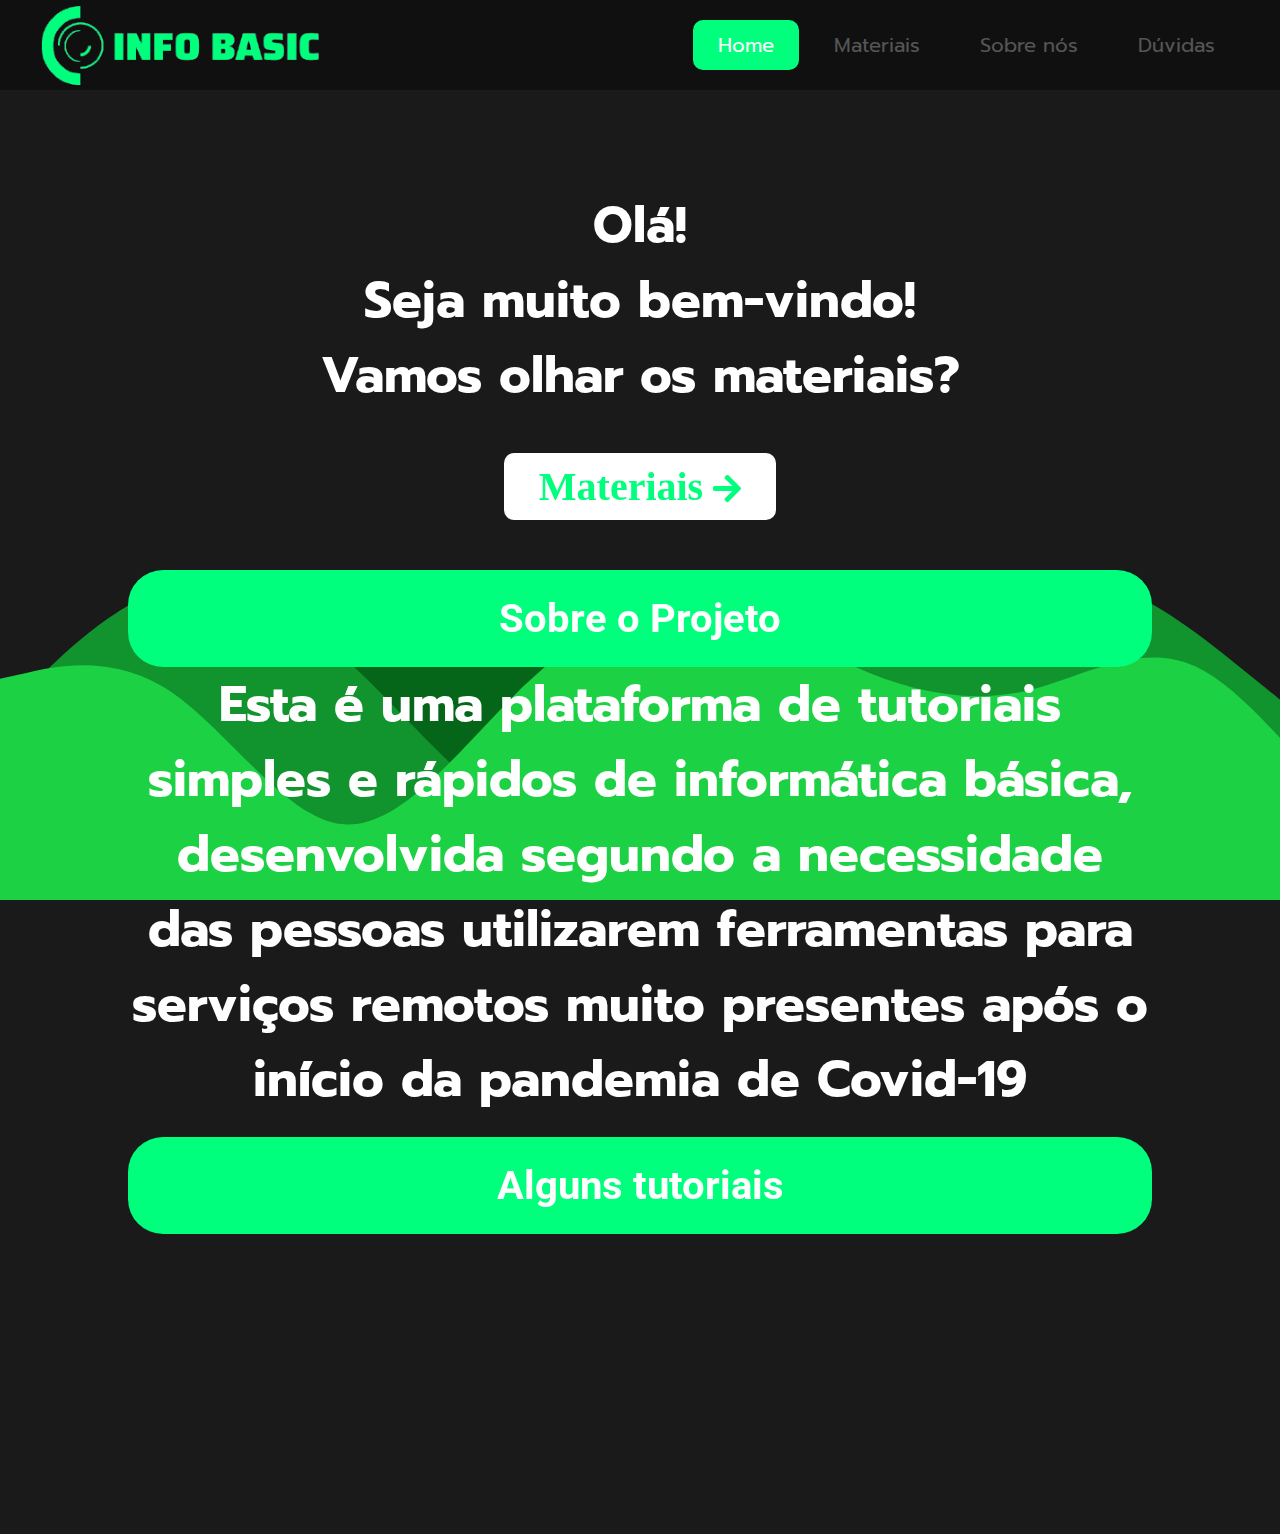
<file: index.html>
<!DOCTYPE html>
<html lang="en">
<head>
    <meta charset="UTF-8">
    <meta http-equiv="X-UA-Compatible" content="IE=edge">
    <meta name="viewport" content="width=device-width, initial-scale=1.0">
    <link rel="stylesheet" href="css/style.css">
    <link href="https://fonts.googleapis.com/css2?family=Titillium+Web:wght@300&display=swap" rel="stylesheet">
    <link rel="stylesheet" href="https://cdnjs.cloudflare.com/ajax/libs/font-awesome/5.15.1/css/all.min.css" />
    

    <link rel="sortcut icon" href="img/icon.ico" type="image/ico" />;
    <script
    src="https://code.jquery.com/jquery-3.6.0.min.js"
    integrity="sha256-/xUj+3OJU5yExlq6GSYGSHk7tPXikynS7ogEvDej/m4="
    crossorigin="anonymous">
</script>
    <title>Info Basic</title>
</head>
<body onload="loading()">

    <!--<div class="loading">
        <div class="loader">
            <span></span>
            <span></span>
            <span></span>
        </div>
        <h1>Carregando ...</h1>
    </div>-->

    <header>
        <div class="navbar">
            <div class="logo"><img src="img/logo.png" alt=""></div>
                <input type="checkbox" id="hambuguer">
                <label for="hambuguer">
                    <span class="hambuguer"></span>
                </label>
            <ul class="menu">
                <li><a href="#" class="active">Home</a></li>
                <li><a href="html/material.html">Materiais</a></li>
                <li><a href="html/about.html">Sobre nós</a></li>
                <li><a href="html/contact.html">Dúvidas</a></li>
            </ul>
        </div>
    </header>

    <div class="nada"></div>

    <div class="content">
        <h1>Olá! <br/>Seja muito bem-vindo! <br/> Vamos olhar os materiais?</h1>
        <a class="btn" href="html/material.html">Materiais <i class="fas fa-arrow-right"></i></a>
        <div class="titles" style="margin-top: 50px;">
            <h2>Sobre o Projeto</h2>

            <h1>Esta é uma plataforma de tutoriais simples e rápidos de 
            informática básica, desenvolvida segundo a necessidade
            das pessoas utilizarem ferramentas para serviços remotos
            muito presentes após o início da pandemia de Covid-19</h1>

        </div>
        <div class="titles">
            <h2>Alguns tutoriais</h2>
        </div>
        <div class="videos-intro">
            <div class="videos">
                <iframe width="350" height="280" style="border-radius: 20px;" src="https://www.youtube.com/embed/KQS-dqCPvL4" title="YouTube video player" frameborder="0" allow="accelerometer; autoplay; clipboard-write; encrypted-media; gyroscope; picture-in-picture" allowfullscreen loading="lazy"></iframe>
                <iframe width="350" height="280" style="border-radius: 20px;" src="https://www.youtube.com/embed/vnVMzPZIWzA" title="YouTube video player" frameborder="0" allow="accelerometer; autoplay; clipboard-write; encrypted-media; gyroscope; picture-in-picture" allowfullscreen loading="lazy"></iframe>
            </div>
        </div>
    </div>
    
    <footer>
        <div class="space">
            <svg class="waves" xmlns="http://www.w3.org/2000/svg" viewBox="0 0 1080 315">
                <path class="wave1" fill="#00791a" fill-opacity="1" d="M0,256L30,224C60,192,120,128,180,96C240,64,300,64,360,74.7C420,85,480,107,540,138.7C600,171,660,213,720,197.3C780,181,840,107,900,101.3C960,96,1020,160,1080,181.3C1140,203,1200,181,1260,165.3C1320,149,1380,139,1410,133.3L1440,128L1440,320L1410,320C1380,320,1320,320,1260,320C1200,320,1140,320,1080,320C1020,320,960,320,900,320C840,320,780,320,720,320C660,320,600,320,540,320C480,320,420,320,360,320C300,320,240,320,180,320C120,320,60,320,30,320L0,320Z"></path>
              
                <path class="wave2" fill="#0fb333" fill-opacity="1" d="M0,160L26.7,133.3C53.3,107,107,53,160,48C213.3,43,267,85,320,138.7C373.3,192,427,256,480,256C533.3,256,587,192,640,144C693.3,96,747,64,800,48C853.3,32,907,32,960,58.7C1013.3,85,1067,139,1120,176C1173.3,213,1227,235,1280,245.3C1333.3,256,1387,256,1413,256L1440,256L1440,320L1413.3,320C1386.7,320,1333,320,1280,320C1226.7,320,1173,320,1120,320C1066.7,320,1013,320,960,320C906.7,320,853,320,800,320C746.7,320,693,320,640,320C586.7,320,533,320,480,320C426.7,320,373,320,320,320C266.7,320,213,320,160,320C106.7,320,53,320,27,320L0,320Z"></path>
                
                <path class="wave3" fill="#1dff4e" fill-opacity="1" d="M0,128L24,122.7C48,117,96,107,144,138.7C192,171,240,245,288,250.7C336,256,384,192,432,144C480,96,528,64,576,64C624,64,672,96,720,117.3C768,139,816,149,864,138.7C912,128,960,96,1008,117.3C1056,139,1104,213,1152,250.7C1200,288,1248,288,1296,261.3C1344,235,1392,181,1416,154.7L1440,128L1440,320L1416,320C1392,320,1344,320,1296,320C1248,320,1200,320,1152,320C1104,320,1056,320,1008,320C960,320,912,320,864,320C816,320,768,320,720,320C672,320,624,320,576,320C528,320,480,320,432,320C384,320,336,320,288,320C240,320,192,320,144,320C96,320,48,320,24,320L0,320Z"></path>
            </svg>
        </div>
    </footer>
   
    <script src="js/script.js"></script>
</body>
</html>
</file>
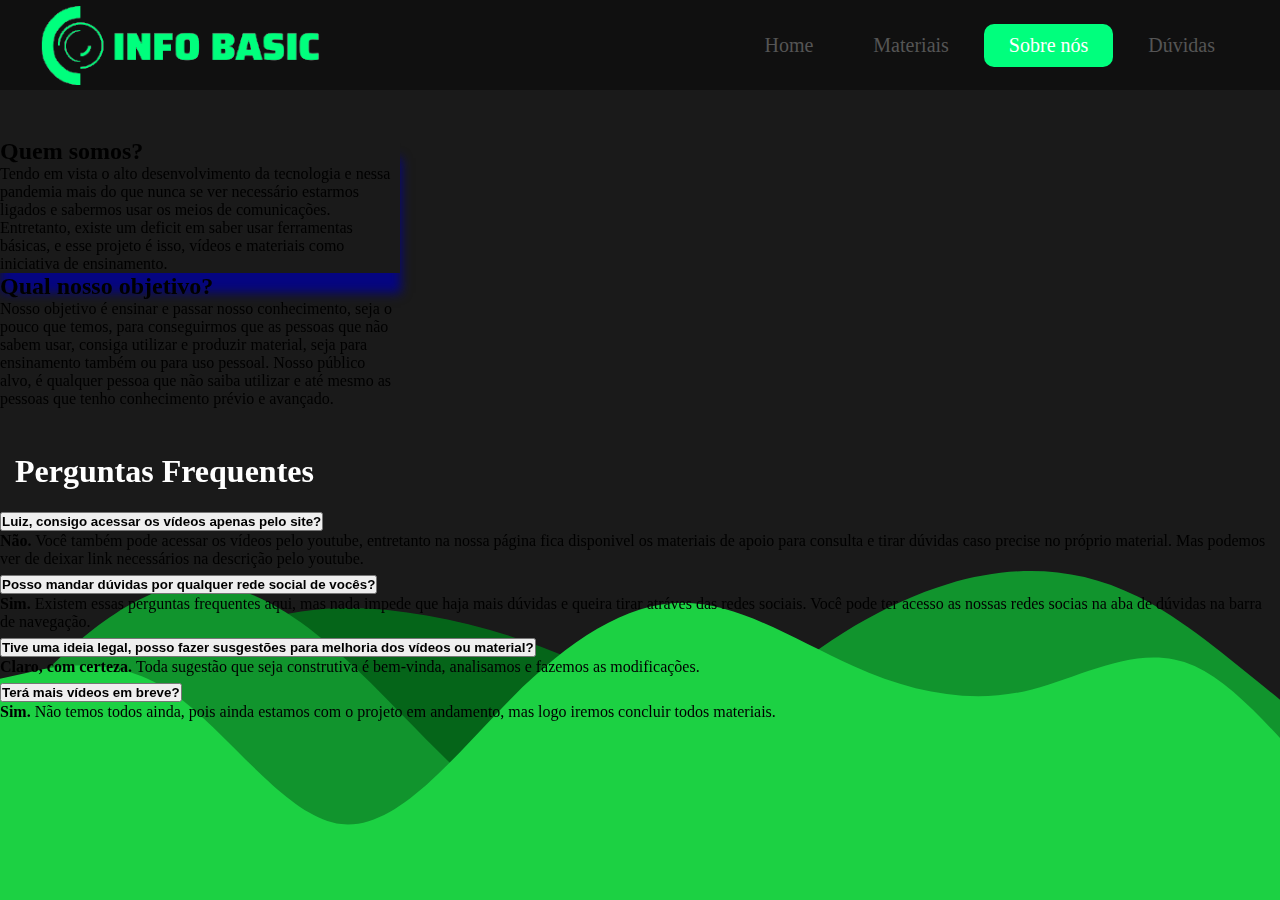
<file: html/about.html>
<!DOCTYPE html>
<html lang="en">
    <head>
        <meta charset="UTF-8">
        <meta http-equiv="X-UA-Compatible" content="IE=edge">
        <meta name="viewport" content="width=device-width, initial-scale=1.0">
        <link rel="stylesheet" href="../css/styleAbout.css">
        <link href="https://fonts.googleapis.com/css2?family=Titillium+Web:wght@300&display=swap" rel="stylesheet">
        <link rel="stylesheet" href="https://cdnjs.cloudflare.com/ajax/libs/font-awesome/5.15.1/css/all.min.css" />
        <link href="https://cdn.jsdelivr.net/npm/bootstrap@5.0.2/dist/css/bootstrap.min.css" rel="stylesheet" integrity="sha384-EVSTQN3/azprG1Anm3QDgpJLIm9Nao0Yz1ztcQTwFspd3yD65VohhpuuCOmLASjC" crossorigin="anonymous">
        
        <link rel="sortcut icon" href="../img/icon.ico" type="image/ico" />;
        <script src="https://cdn.jsdelivr.net/npm/bootstrap@5.0.2/dist/js/bootstrap.bundle.min.js" integrity="sha384-MrcW6ZMFYlzcLA8Nl+NtUVF0sA7MsXsP1UyJoMp4YLEuNSfAP+JcXn/tWtIaxVXM" crossorigin="anonymous"></script>
        <script
        src="https://code.jquery.com/jquery-3.6.0.min.js"
        integrity="sha256-/xUj+3OJU5yExlq6GSYGSHk7tPXikynS7ogEvDej/m4="
        crossorigin="anonymous">
        </script>
        <title>Info Basic</title>
    </head>
    <body style="background-color: #1a1a1a;">
        <header>
            <div class="nav">
                <div class="logo"><img src="../img/logo.png" alt=""></div>
                    <input type="checkbox" id="hambuguer">
                    <label for="hambuguer">
                        <span class="hambuguer"></span>
                    </label>
                <ul class="menu">
                    <li><a href="../index.html">Home</a></li>
                    <li><a href="material.html">Materiais</a></li>
                    <li><a class="active" href="#">Sobre nós</a></li>
                    <li><a href="contact.html">Dúvidas</a></li>
                </ul>
            </div>
        </header>
        <div class="nada"></div>
        <div class="container mt-5">
            <div class="projeto d-flex justify-content-evenly flex-wrap">
                <div class="card mb-3 shadow" style="max-width: 25rem;">
                    <div class="card-header text-success" style="font-size: 1.5rem; font-weight: bolder;">Quem somos?</div>
                    <div class="card-body">
                      <p class="card-text">Tendo em vista o alto desenvolvimento da tecnologia e nessa pandemia mais do que nunca se ver necessário estarmos ligados e sabermos usar os meios de comunicações. Entretanto, existe um deficit em saber usar ferramentas básicas, e esse projeto é isso, vídeos e materiais como iniciativa de ensinamento.</p>
                    </div>
                  </div>
                  <div class="card mb-3" style="max-width: 25rem;">
                    <div class="card-header text-success" style="font-size: 1.5rem; font-weight: bolder;">Qual nosso objetivo?</div>
                    <div class="card-body ">
                      <p class="card-text" >Nosso objetivo é ensinar e passar nosso conhecimento, seja o pouco que temos, para conseguirmos que as pessoas que não sabem usar, consiga utilizar e produzir material, seja para ensinamento também ou para uso pessoal. Nosso público alvo, é qualquer pessoa que não saiba utilizar e até mesmo as pessoas que tenho conhecimento prévio e avançado. </p>
                    </div>
                  </div>
            </div>

            <h1 class="FAQ">
                Perguntas Frequentes
            </h1>
            <div class="accordion" id="accordionExample">
                <div class="accordion-item">
                  <h2 class="accordion-header" id="headingOne">
                    <button class="accordion-button" type="button" data-bs-toggle="collapse" data-bs-target="#collapseOne" aria-expanded="false" aria-controls="collapseOne">
                        <strong> Luiz, consigo acessar os vídeos apenas pelo site?</strong>
                    </button>
                  </h2>
                  <div id="collapseOne" class="accordion-collapse collapse show" aria-labelledby="headingOne" data-bs-parent="#accordionExample">
                    <div class="accordion-body">
                      <strong>Não.</strong> Você também pode acessar os vídeos pelo youtube, entretanto na nossa página fica disponivel os materiais de apoio para consulta e tirar dúvidas caso precise no próprio material. Mas podemos ver de deixar link necessários na descrição pelo youtube.
                    </div>
                  </div>
                </div>
                <div class="accordion-item">
                  <h2 class="accordion-header" id="headingTwo">
                    <button class="accordion-button collapsed" type="button" data-bs-toggle="collapse" data-bs-target="#collapseTwo" aria-expanded="false" aria-controls="collapseTwo">
                       <strong> Posso mandar dúvidas por qualquer rede social de vocês?</strong>
                    </button>
                  </h2>
                  <div id="collapseTwo" class="accordion-collapse collapse" aria-labelledby="headingTwo" data-bs-parent="#accordionExample">
                    <div class="accordion-body">
                      <strong>Sim.</strong> Existem essas perguntas frequentes aqui, mas nada impede que haja mais dúvidas e queira tirar atráves das redes sociais. Você pode ter acesso as nossas redes socias na aba de dúvidas na barra de navegação.
                    </div>
                  </div>
                </div>
                <div class="accordion-item">
                  <h2 class="accordion-header" id="headingThree">
                    <button class="accordion-button collapsed" type="button" data-bs-toggle="collapse" data-bs-target="#collapseThree" aria-expanded="false" aria-controls="collapseThree">
                      <strong> Tive uma ideia legal, posso fazer susgestões para melhoria dos vídeos ou material? </strong>
                    </button>
                  </h2>
                  <div id="collapseThree" class="accordion-collapse collapse" aria-labelledby="headingThree" data-bs-parent="#accordionExample">
                    <div class="accordion-body">
                      <strong>Claro, com certeza. </strong> Toda sugestão que seja construtiva é bem-vinda, analisamos e fazemos as modificações.
                    </div>
                  </div>
                </div>
                <div class="accordion-item">
                    <h2 class="accordion-header" id="headingFour">
                      <button class="accordion-button collapsed" type="button" data-bs-toggle="collapse" data-bs-target="#collapseFour" aria-expanded="false" aria-controls="collapseFour">
                        <strong> Terá mais vídeos em breve?</strong>
                      </button>
                    </h2>
                    <div id="collapseFour" class="accordion-collapse collapse" aria-labelledby="headingFour" data-bs-parent="#accordionExample">
                      <div class="accordion-body">
                        <strong>Sim.</strong> Não temos todos ainda, pois ainda estamos com o projeto em andamento, mas logo iremos concluir todos materiais.
                      </div>
                    </div>
                  </div>
              </div>
        </div>

        <footer>
            <div class="space">
                <svg class="waves" xmlns="http://www.w3.org/2000/svg" viewBox="0 0 1080 315">
                    <path class="wave1" fill="#00791a" fill-opacity="1" d="M0,256L30,224C60,192,120,128,180,96C240,64,300,64,360,74.7C420,85,480,107,540,138.7C600,171,660,213,720,197.3C780,181,840,107,900,101.3C960,96,1020,160,1080,181.3C1140,203,1200,181,1260,165.3C1320,149,1380,139,1410,133.3L1440,128L1440,320L1410,320C1380,320,1320,320,1260,320C1200,320,1140,320,1080,320C1020,320,960,320,900,320C840,320,780,320,720,320C660,320,600,320,540,320C480,320,420,320,360,320C300,320,240,320,180,320C120,320,60,320,30,320L0,320Z"></path>
                  
                    <path class="wave2" fill="#0fb333" fill-opacity="1" d="M0,160L26.7,133.3C53.3,107,107,53,160,48C213.3,43,267,85,320,138.7C373.3,192,427,256,480,256C533.3,256,587,192,640,144C693.3,96,747,64,800,48C853.3,32,907,32,960,58.7C1013.3,85,1067,139,1120,176C1173.3,213,1227,235,1280,245.3C1333.3,256,1387,256,1413,256L1440,256L1440,320L1413.3,320C1386.7,320,1333,320,1280,320C1226.7,320,1173,320,1120,320C1066.7,320,1013,320,960,320C906.7,320,853,320,800,320C746.7,320,693,320,640,320C586.7,320,533,320,480,320C426.7,320,373,320,320,320C266.7,320,213,320,160,320C106.7,320,53,320,27,320L0,320Z"></path>
                    
                    <path class="wave3" fill="#1dff4e" fill-opacity="1" d="M0,128L24,122.7C48,117,96,107,144,138.7C192,171,240,245,288,250.7C336,256,384,192,432,144C480,96,528,64,576,64C624,64,672,96,720,117.3C768,139,816,149,864,138.7C912,128,960,96,1008,117.3C1056,139,1104,213,1152,250.7C1200,288,1248,288,1296,261.3C1344,235,1392,181,1416,154.7L1440,128L1440,320L1416,320C1392,320,1344,320,1296,320C1248,320,1200,320,1152,320C1104,320,1056,320,1008,320C960,320,912,320,864,320C816,320,768,320,720,320C672,320,624,320,576,320C528,320,480,320,432,320C384,320,336,320,288,320C240,320,192,320,144,320C96,320,48,320,24,320L0,320Z"></path>
                </svg>
            </div>
        </footer>
        <div class="nada"></div>
        <script src="../js/script.js"></script>
    </body>
</html>
</file>
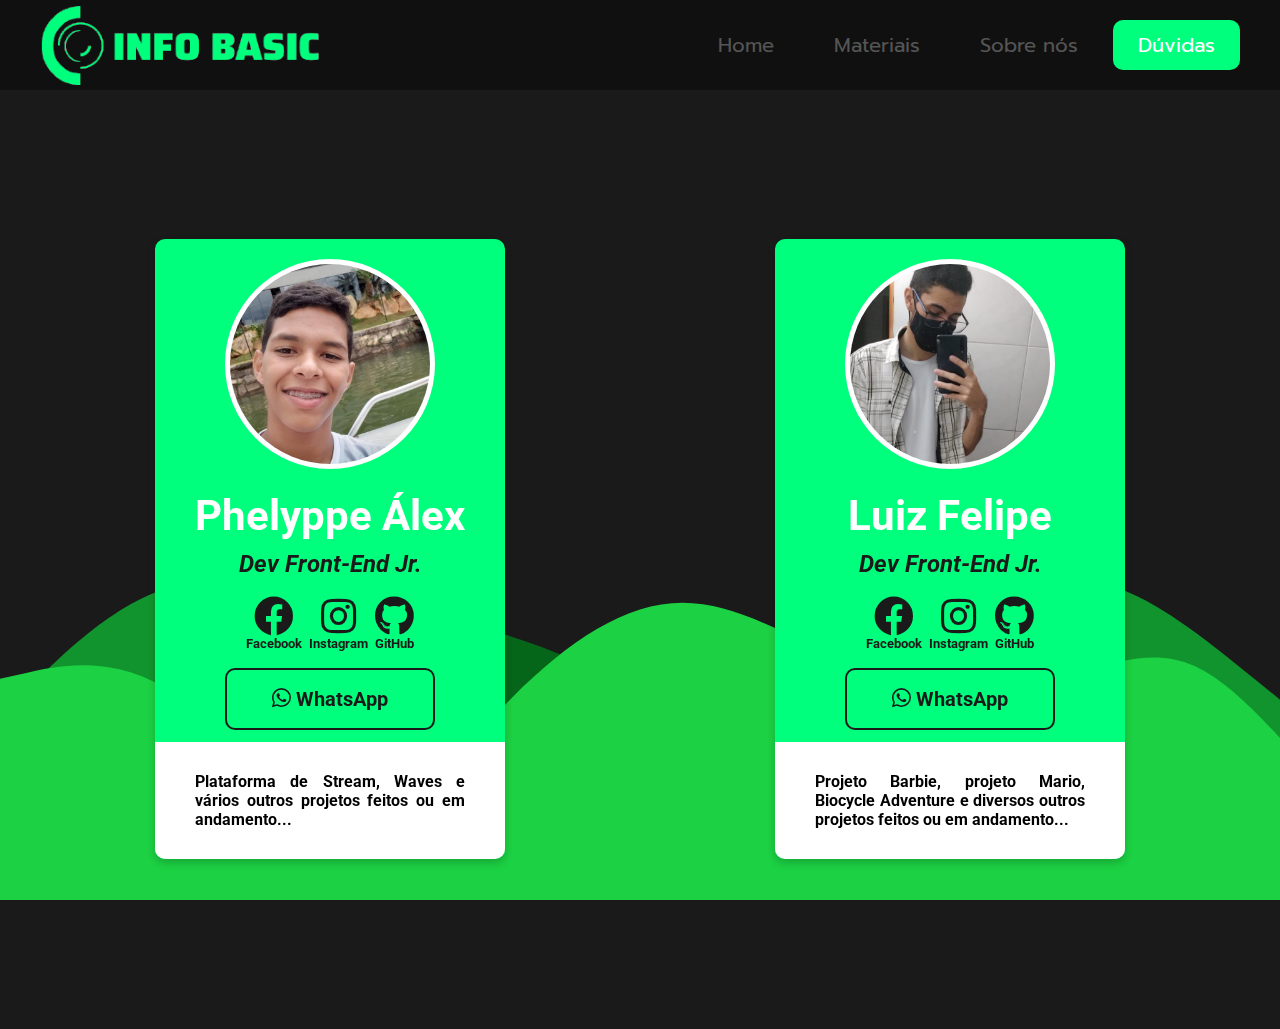
<file: html/contact.html>
<!DOCTYPE html>
<html lang="en">
<head>
    <meta charset="UTF-8">
    <meta http-equiv="X-UA-Compatible" content="IE=edge">
    <meta name="viewport" content="width=device-width, initial-scale=1.0">
    <link rel="stylesheet" href="https://cdnjs.cloudflare.com/ajax/libs/font-awesome/5.15.1/css/all.min.css">
    <link rel="stylesheet" href="../css/styleContact.css">
    <link rel="sortcut icon" href="../img/icon.ico" type="image/ico" />;
    <script
    src="https://code.jquery.com/jquery-3.6.0.min.js"
    integrity="sha256-/xUj+3OJU5yExlq6GSYGSHk7tPXikynS7ogEvDej/m4="
    crossorigin="anonymous">
</script>
    <title>Contact</title>
</head>
<body>
    <header>
        <div class="navbar">
            <div class="logo"><img src="../img/logo.png" alt=""></div>
                <input type="checkbox" id="hambuguer">
                <label for="hambuguer">
                    <span class="hambuguer"></span>
                </label>
            <ul class="menu">
                <li><a href="../index.html" >Home</a></li>
                <li><a href="material.html">Materiais</a></li>
                <li><a href="about.html">Sobre nós</a></li>
                <li><a href="#" class="active">Dúvidas</a></li>
            </ul>
        </div>
    </header>
    <div class="nada"></div>
    <div class="inner-width">
        <div class="profiles-screen">
            <div class="profile-card">
                <div class="profile-img">
                    <img src="../img/pfp-ph.jpg" alt="">
                </div>
                <div class="profile-about">
                    <h3>Phelyppe Álex</h3>
                    <h4>Dev Front-End Jr.</h4>
                </div>
                <div class="profile-social-media">
                    <a href="https://www.facebook.com/phelyppe.alex" target="_blank" class="curriculo"><i class="fab fa-facebook"></i><p>Facebook</p></a>
                    <a href="https://www.instagram.com/phelyppe_alex7/" target="_blank" class="curriculo"><i class="fab fa-instagram"></i><p>Instagram</p></a>
                    <a href="https://github.com/phelyppealex" target="_blank" class="curriculo"><i class="fab fa-github"></i><p>GitHub</p></a>
                </div>
                <div class="profile-contact ">
                    <a href="https://api.whatsapp.com/send?phone=5584994855944&text=Oi%2C%20d%C3%BAvida%20do%20projeto%20InfoBasic" target="_blank " class="link "><i class="fab fa-whatsapp"></i> WhatsApp </a>
                </div>
                <div class="profile-text">
                    <p>Plataforma de Stream, Waves e vários outros projetos feitos ou em andamento... </p>
                </div>
            </div>


            <div class="profile-card ">
                <div class="profile-img ">
                    <img src="../img/pfp-luiz.jpg " alt=" ">
                </div>
                <div class="profile-about ">
                    <h3>Luiz Felipe</h3>
                    <h4>Dev Front-End Jr.</h4>
                </div>
                <div class="profile-social-media ">
                    <a href="https://www.facebook.com/luizfelipe.souza.1004837/" target="_blank " class="curriculo "><i class="fab fa-facebook"></i><p>Facebook</p></a>
                    <a href="https://www.instagram.com/iluixfelipe/" target="_blank " class="curriculo "><i class="fab fa-instagram"></i><p>Instagram</p></a>
                    <a href="https://github.com/iLuix-Felipe" class="curriculo"><i class="fab fa-github"></i><p>GitHub</p></a>
                </div>
                <div class="profile-contact ">
                    <a href="https://api.whatsapp.com/send?phone=5584991663152&text=Hi%20There!" target="_blank " class="link "><i class="fab fa-whatsapp"></i> WhatsApp </a>
                </div>
                <div class="profile-text ">
                    <p>Projeto Barbie, projeto Mario, Biocycle Adventure e diversos outros projetos feitos ou em andamento...</p>
                </div>
            </div>
        </div>
    </div>
    <div class="nada"></div>
    <footer>
        <div class="space">
            <svg class="waves" xmlns="http://www.w3.org/2000/svg" viewBox="0 0 1080 315">
                <path class="wave1" fill="#00791a" fill-opacity="1" d="M0,256L30,224C60,192,120,128,180,96C240,64,300,64,360,74.7C420,85,480,107,540,138.7C600,171,660,213,720,197.3C780,181,840,107,900,101.3C960,96,1020,160,1080,181.3C1140,203,1200,181,1260,165.3C1320,149,1380,139,1410,133.3L1440,128L1440,320L1410,320C1380,320,1320,320,1260,320C1200,320,1140,320,1080,320C1020,320,960,320,900,320C840,320,780,320,720,320C660,320,600,320,540,320C480,320,420,320,360,320C300,320,240,320,180,320C120,320,60,320,30,320L0,320Z"></path>
              
                <path class="wave2" fill="#0fb333" fill-opacity="1" d="M0,160L26.7,133.3C53.3,107,107,53,160,48C213.3,43,267,85,320,138.7C373.3,192,427,256,480,256C533.3,256,587,192,640,144C693.3,96,747,64,800,48C853.3,32,907,32,960,58.7C1013.3,85,1067,139,1120,176C1173.3,213,1227,235,1280,245.3C1333.3,256,1387,256,1413,256L1440,256L1440,320L1413.3,320C1386.7,320,1333,320,1280,320C1226.7,320,1173,320,1120,320C1066.7,320,1013,320,960,320C906.7,320,853,320,800,320C746.7,320,693,320,640,320C586.7,320,533,320,480,320C426.7,320,373,320,320,320C266.7,320,213,320,160,320C106.7,320,53,320,27,320L0,320Z"></path>
                
                <path class="wave3" fill="#1dff4e" fill-opacity="1" d="M0,128L24,122.7C48,117,96,107,144,138.7C192,171,240,245,288,250.7C336,256,384,192,432,144C480,96,528,64,576,64C624,64,672,96,720,117.3C768,139,816,149,864,138.7C912,128,960,96,1008,117.3C1056,139,1104,213,1152,250.7C1200,288,1248,288,1296,261.3C1344,235,1392,181,1416,154.7L1440,128L1440,320L1416,320C1392,320,1344,320,1296,320C1248,320,1200,320,1152,320C1104,320,1056,320,1008,320C960,320,912,320,864,320C816,320,768,320,720,320C672,320,624,320,576,320C528,320,480,320,432,320C384,320,336,320,288,320C240,320,192,320,144,320C96,320,48,320,24,320L0,320Z"></path>
            </svg>
        </div>
    </footer>

    <script src="../js/script.js"></script>
</body>
</html>
</file>
<file: css/style.css>
@import url("https://fonts.googleapis.com/css2?family=Roboto:ital,wght@0,100;0,300;0,500;0,700;0,900;1,100;1,400;1,500;1,700;1,900&display=swap");
@import url("https://fonts.googleapis.com/css2?family=Prompt:ital,wght@0,100;0,200;0,300;0,400;0,500;0,600;0,700;1,100;1,200;1,300;1,400;1,500;1,600&display=swap");
.loading {
  position: fixed;
  width: 100%;
  height: 100%;
  display: flex;
  justify-content: center;
  align-items: center;
  flex-direction: column;
  top: 0;
  left: 0;
  bottom: 0;
  right: 0;
  color: white;
  min-height: 100vh;
  background-color: #00ff7d;
  z-index: 999;
  transition: 4s ease-in-out;
}

.loader {
  position: relative;
  width: 180px;
  height: 180px;
  display: flex;
  justify-content: center;
  align-items: center;
  transform-style: preserve-3d;
  transform: perspective(500px) rotateX(45deg);
}

.loader span {
  position: absolute;
  display: block;
  border: 15px solid #fff;
  box-sizing: border-box;
  border-radius: 50%;
  box-shadow: 0 10px 0 #e0e0e0, inset 0 10px 0 #e0e0e0;
  -webkit-animation: animate 4.5s ease-in-out infinite;
          animation: animate 4.5s ease-in-out infinite;
}

.loader span:nth-child(1) {
  -webkit-animation-delay: -3s;
          animation-delay: -3s;
}

.loader span:nth-child(2) {
  -webkit-animation-delay: -1.5s;
          animation-delay: -1.5s;
}

.loader span:nth-child(3) {
  -webkit-animation-delay: 0s;
          animation-delay: 0s;
}

@-webkit-keyframes animate {
  0% {
    transform: translateZ(-100px);
    width: 100%;
    height: 100%;
  }
  25% {
    transform: translateZ(100px);
    width: 100%;
    height: 100%;
  }
  50% {
    transform: translateZ(100px);
    width: 35%;
    height: 35%;
  }
  75% {
    transform: translateZ(-100px);
    width: 35%;
    height: 35%;
  }
  100% {
    transform: translateZ(-100px);
    width: 100%;
    height: 100%;
  }
}

@keyframes animate {
  0% {
    transform: translateZ(-100px);
    width: 100%;
    height: 100%;
  }
  25% {
    transform: translateZ(100px);
    width: 100%;
    height: 100%;
  }
  50% {
    transform: translateZ(100px);
    width: 35%;
    height: 35%;
  }
  75% {
    transform: translateZ(-100px);
    width: 35%;
    height: 35%;
  }
  100% {
    transform: translateZ(-100px);
    width: 100%;
    height: 100%;
  }
}
* {
  padding: 0;
  margin: 0;
  box-sizing: border-box;
}

body {
  width: 100%;
  height: 100vh;
  background-color: #1a1a1a;
}

header {
  width: 100%;
  background-color: #101010;
  padding: 5px;
  position: fixed;
  top: 0;
  z-index: 1000;
}

/*Config navbar*/
.navbar {
  max-width: 1200px;
  margin: 0 auto;
  padding: 0;
  display: flex;
  justify-content: space-between;
  align-items: center;
}

.logo {
  display: flex;
  justify-content: center;
  align-items: center;
  height: 80px;
  border-radius: 10px;
  text-align: center;
}

.logo img{
  height: 80px;
  object-fit: cover;
}

.hambuguer {
  width: 60px;
  height: 60px;
  border-radius: 10%;
  position: relative;
  display: none;
  z-index: 999;
}

.hambuguer:before {
  content: "";
  position: absolute;
  top: 60%;
  left: 45%;
  width: 40%;
  height: 10%;
  border-radius: 20px;
  background-color: #fff;
  transition: 1s ease;
}

.hambuguer:after {
  content: "";
  position: absolute;
  top: 30%;
  left: 15%;
  width: 70%;
  height: 10%;
  border-radius: 20px;
  background-color: #fff;
  transition: 1s ease;
}

input {
  display: none;
}

#hambuguer:checked ~ label .hambuguer:after {
  transform: rotate(225deg);
  top: 45%;
  left: 15%;
}

#hambuguer:checked ~ label .hambuguer:before {
  transform: rotate(-405deg);
  width: 70%;
  height: 10%;
  top: 45%;
  left: 15%;
}

.menu {
  list-style: none;
  display: flex;
  align-items: center;
}
.menu li {
  margin-left: 10px;
}
.menu li a {
  font-size: 20px;
  display: block;
  padding: 10px 25px;
  text-decoration: none;
  color: #555;
  font-family: "Prompt";
  transition: 0.5s ease;
}
.menu li a:hover {
  color: #00ff7d;
}
.menu li a.active {
  color: #fff;
  background-color: #00ff7d;
  border-radius: 10px;
}

/*Space do mesmo tamanho no navbar*/
.nada {
  height: 120px;
  width: 100%;
}

footer {
  width: 100%;
  position: fixed;
  bottom: 0;
  z-index: -1;
}

.space {
  position: relative;
  height: 100%;
}

.waves {
  position: absolute;
  left: 0;
  right: 0;
  bottom: 0px;
  color: #00791a;
  opacity: 0.8;
}

.wave1 {
  -webkit-animation: onda1 7s ease-in-out alternate infinite;
          animation: onda1 7s ease-in-out alternate infinite;
}

@-webkit-keyframes onda1 {
  from {
    transform: translateX(400px);
    z-index: -1;
  }
}

@keyframes onda1 {
  from {
    transform: translateX(400px);
    z-index: -1;
  }
}
.wave2 {
  -webkit-animation: onda2 7s ease-in-out infinite alternate;
          animation: onda2 7s ease-in-out infinite alternate;
  z-index: -1;
}

@-webkit-keyframes onda2 {
  from {
    transform: translateX(-350px);
  }
}

@keyframes onda2 {
  from {
    transform: translateX(-350px);
  }
}
.wave3 {
  -webkit-animation: onda3 9s ease-in-out infinite alternate;
          animation: onda3 9s ease-in-out infinite alternate;
}

@-webkit-keyframes onda3 {
  from {
    transform: translateX(-300px);
  }
}

@keyframes onda3 {
  from {
    transform: translateX(-300px);
  }
}
/*Responsividade */
@media screen and (max-width: 980px) {
  .logo img {
    height: 70px;
  }

  .hambuguer {
    display: block;
  }

  .menu {
    position: fixed;
    top: 0;
    right: -100%;
    height: 100vh;
    margin-top: 0;
    background-color: #222;
    width: 100%;
    max-width: 250px;
    padding: 100px 20px;
    flex-direction: column;
    transition: 1s ease;
  }

  .menu.active {
    right: 0;
  }
  .menu.active .menu {
    display: block;
  }
}
.loading h1 {
  margin-top: 80px;
}

.content {
  margin-top: 50px;
  display: flex;
  justify-content: center;
  align-items: center;
  flex-direction: column;
  height: auto;
}
.content h1 {
  font-family: "Prompt";
  color: #fff;
  text-align: center;
  font-size: 3.1rem;
}

.btn {
  font-weight: bold;
  border-radius: 10px;
  margin-top: 40px;
  transition: all 280ms ease-in-out;
  cursor: pointer;
  font-size: 2.5rem;
  padding: 10px 35px;
  color: #00ff7d;
  background-color: white;
  text-decoration: none;
  z-index: 999;
}

.btn i{
  font-size: 2rem;
}

.btn:hover{
  margin-top: 30px;
  margin-bottom: 10px;
  box-shadow: 5px 10px 1px rgba(0, 0, 0, 0.178);
}

.videos-intro {
  height: auto;
  width: 100%;
  display: flex;
  justify-content: center;
  align-items: center;
}

.videos {
  width: 100%;
  display: grid;
  grid-template-columns: repeat(3, auto);
  justify-content: center;
  align-items: center;
  gap: 40px;
  margin-top: 20px;
}

.titles {
  width: 80%;
  height: 20px;
  color: #fff;
  text-align: center;
  height: auto;
  margin-top: 20px;
}
.titles h2 {
  width: 100%;
  padding: 25px;
  background-color: #00ff7d;
  border-radius: 35px;
  font-family: "Roboto";
  font-weight: bolder;
  font-size: 2.5rem;
}

.card {
  box-shadow: 0 4px 8px 0 rgba(0, 0, 0, 0.2);
  max-width: 300px;
  margin: auto;
  text-align: center;
}
.card .title {
  color: grey;
  font-size: 18px;
}
.card button {
  border: none;
  outline: 0;
  display: inline-block;
  padding: 8px;
  color: #fff;
  background-color: #000;
  text-align: center;
  cursor: pointer;
  width: 100%;
  font-size: 18px;
}
.card a {
  text-decoration: none;
  font-size: 22px;
  color: #000;
}
.card button:hover, .card a:hover {
  opacity: 0.7;
}

.video {
  width: 100%;
}

.embed-container {
  position: relative;
  padding-bottom: 56.25%;
  height: 0;
  overflow: hidden;
  max-width: 100%;
  height: auto;
  margin-top: 30px;
  margin-bottom: 30px;
}
.embed-container iframe, .embed-container object, .embed-container embed {
  position: absolute;
  top: 0;
  left: 0;
  width: 100%;
  height: 100%;
} 

/*Responsividade */
@media screen and (max-width: 980px) {
  h1 {
    font-size: 14px;
  }

  .videos-intro {
    width: 100%;
  }

  .content h1 {
    font-size: 2.5rem;
  }

  .videos {
    padding: 10px;
    width: 100%;
    grid-template-columns: repeat(1, auto);
    justify-content: center;
    margin-top: 20px;
  }
}
@media screen and (max-width: 533px){
  .content h1 {
    font-size: 2rem;
  }
}/*# sourceMappingURL=style.css.map */
</file>
<file: css/styleAbout.css>
* {
  padding: 0;
  margin: 0;
  box-sizing: border-box;
}

body {
  width: 100%;
  height: 100vh;
  background-color: #1a1a1a;
}

header {
  width: 100%;
  background-color: #101010;
  padding: 5px;
  position: fixed;
  top: 0;
  z-index: 1;
}

/*Config navbar*/
.nav {
  max-width: 1200px;
  margin: 0 auto;
  padding: 0;
  display: flex;
  justify-content: space-between;
}

.logo {
  display: flex;
  justify-content: center;
  align-items: center;
  height: 80px;
  border-radius: 10px;
  text-align: center;
}

.logo img{
  height: 80px;
  object-fit: cover;
}

.hambuguer {
  width: 60px;
  height: 60px;
  border-radius: 10%;
  position: relative;
  display: none;
  z-index: 999;
}

.hambuguer:before {
  content: "";
  position: absolute;
  top: 60%;
  left: 45%;
  width: 40%;
  height: 10%;
  border-radius: 20px;
  background-color: #fff;
  transition: 1s ease;
}

.hambuguer:after {
  content: "";
  position: absolute;
  top: 30%;
  left: 15%;
  width: 70%;
  height: 10%;
  border-radius: 20px;
  background-color: #fff;
  transition: 1s ease;
}

input {
  display: none;
}

#hambuguer:checked ~ label .hambuguer:after {
  transform: rotate(225deg);
  top: 45%;
  left: 15%;
}

#hambuguer:checked ~ label .hambuguer:before {
  transform: rotate(-405deg);
  width: 70%;
  height: 10%;
  top: 45%;
  left: 15%;
}
.menu {
  list-style: none;
  display: flex;
  align-items: center;
  margin-bottom: 0;
}
.menu li {
  margin-left: 10px;
}
.menu li a {
  font-size: 20px;
  display: block;
  padding: 10px 25px;
  text-decoration: none;
  color: #555;
  transition: 0.5s ease;
}
.menu li a:hover {
  color: #00ff7d;
}
.menu li a.active {
  color: #fff;
  background-color: #00ff7d;
  border-radius: 10px;
}

/*Space do mesmo tamanho no navbar*/
.nada {
  height: 120px;
  width: 100%;
}

footer {
  width: 100%;
  position: fixed;
  bottom: 0;
  z-index: -1;
}

.space {
  position: relative;
  height: 100%;
}

.waves {
  position: absolute;
  left: 0;
  right: 0;
  bottom: 0px;
  color: #00791a;
  opacity: 0.8;
}

.wave1 {
  -webkit-animation: onda1 7s ease-in-out alternate infinite;
          animation: onda1 7s ease-in-out alternate infinite;
}

@-webkit-keyframes onda1 {
  from {
    transform: translateX(400px);
    z-index: -1;
  }
}

@keyframes onda1 {
  from {
    transform: translateX(400px);
    z-index: -1;
  }
}
.wave2 {
  -webkit-animation: onda2 7s ease-in-out infinite alternate;
          animation: onda2 7s ease-in-out infinite alternate;
  z-index: -1;
}

@-webkit-keyframes onda2 {
  from {
    transform: translateX(-350px);
  }
}

@keyframes onda2 {
  from {
    transform: translateX(-350px);
  }
}
.wave3 {
  -webkit-animation: onda3 9s ease-in-out infinite alternate;
          animation: onda3 9s ease-in-out infinite alternate;
}

@-webkit-keyframes onda3 {
  from {
    transform: translateX(-300px);
  }
}

@keyframes onda3 {
  from {
    transform: translateX(-300px);
  }
}
/*Responsividade */
@media screen and (max-width: 980px) {
  .logo img {
    height: 70px;
  }

  .hambuguer {
    display: block;
  }

  .menu {
    position: fixed;
    top: 0;
    right: -100%;
    height: 100vh;
    margin-top: 0;
    background-color: #222;
    width: 100%;
    max-width: 250px;
    padding: 100px 20px;
    flex-direction: column;
    transition: 1s ease;
  }

  .menu.active {
    right: 0;
  }
  .menu.active .menu {
    display: block;
  }
}
.FAQ {
  color: #fff;
  padding: 15px;
  margin-top: 30px;
}

.shadow {
  box-shadow: 1px 20px 10px rgba(0, 0, 155, 0.8);
}/*# sourceMappingURL=styleAbout.css.map */
</file>
<file: css/styleContact.css>
@charset "UTF-8";
@import url("https://fonts.googleapis.com/css2?family=Roboto:ital,wght@0,100;0,300;0,500;0,700;0,900;1,100;1,400;1,500;1,700;1,900&display=swap");
@import url("https://fonts.googleapis.com/css2?family=Prompt:ital,wght@0,100;0,200;0,300;0,400;0,500;0,600;0,700;1,100;1,200;1,300;1,400;1,500;1,600&display=swap");
* {
  padding: 0;
  margin: 0;
  box-sizing: border-box;
}

body {
  width: 100%;
  height: 100vh;
  background-color: #1a1a1a;
}

header {
  width: 100%;
  background-color: #101010;
  padding: 5px;
  position: fixed;
  top: 0;
  z-index: 1;
}

/*Config navbar*/
.navbar {
  max-width: 1200px;
  margin: 0 auto;
  padding: 0;
  display: flex;
  justify-content: space-between;
  align-items: center;
}

.logo {
  display: flex;
  justify-content: center;
  align-items: center;
  height: 80px;
  border-radius: 10px;
  text-align: center;
}

.logo img{
  height: 80px;
  object-fit: cover;
}

.hambuguer {
  width: 60px;
  height: 60px;
  border-radius: 10%;
  position: relative;
  display: none;
  z-index: 999;
}

.hambuguer:before {
  content: "";
  position: absolute;
  top: 60%;
  left: 45%;
  width: 40%;
  height: 10%;
  border-radius: 20px;
  background-color: #fff;
  transition: 1s ease;
}

.hambuguer:after {
  content: "";
  position: absolute;
  top: 30%;
  left: 15%;
  width: 70%;
  height: 10%;
  border-radius: 20px;
  background-color: #fff;
  transition: 1s ease;
}

input {
  display: none;
}

#hambuguer:checked ~ label .hambuguer:after {
  transform: rotate(225deg);
  top: 45%;
  left: 15%;
}

#hambuguer:checked ~ label .hambuguer:before {
  transform: rotate(-405deg);
  width: 70%;
  height: 10%;
  top: 45%;
  left: 15%;
}

.menu {
  list-style: none;
  display: flex;
  align-items: center;
}
.menu li {
  margin-left: 10px;
}
.menu li a {
  font-size: 20px;
  display: block;
  padding: 10px 25px;
  text-decoration: none;
  color: #555;
  font-family: "Prompt";
  transition: 0.5s ease;
}
.menu li a:hover {
  color: #00ff7d;
}
.menu li a.active {
  color: #fff;
  background-color: #00ff7d;
  border-radius: 10px;
}

/*Space do mesmo tamanho no navbar*/
.nada {
  height: 120px;
  width: 100%;
}

footer {
  width: 100%;
  position: fixed;
  bottom: 0;
  z-index: -1;
}

.space {
  position: relative;
  height: 100%;
}

.waves {
  position: absolute;
  left: 0;
  right: 0;
  bottom: 0px;
  color: #00791a;
  opacity: 0.8;
}

.wave1 {
  -webkit-animation: onda1 7s ease-in-out alternate infinite;
          animation: onda1 7s ease-in-out alternate infinite;
}

@-webkit-keyframes onda1 {
  from {
    transform: translateX(400px);
    z-index: -1;
  }
}

@keyframes onda1 {
  from {
    transform: translateX(400px);
    z-index: -1;
  }
}
.wave2 {
  -webkit-animation: onda2 7s ease-in-out infinite alternate;
          animation: onda2 7s ease-in-out infinite alternate;
  z-index: -1;
}

@-webkit-keyframes onda2 {
  from {
    transform: translateX(-350px);
  }
}

@keyframes onda2 {
  from {
    transform: translateX(-350px);
  }
}
.wave3 {
  -webkit-animation: onda3 9s ease-in-out infinite alternate;
          animation: onda3 9s ease-in-out infinite alternate;
}

@-webkit-keyframes onda3 {
  from {
    transform: translateX(-300px);
  }
}

@keyframes onda3 {
  from {
    transform: translateX(-300px);
  }
}
/*Responsividade */
@media screen and (max-width: 980px) {
  .logo img {
    height: 70px;
  }

  .hambuguer {
    display: block;
  }

  .menu {
    position: fixed;
    top: 0;
    right: -100%;
    height: 100vh;
    margin-top: 0;
    background-color: #222;
    width: 100%;
    max-width: 250px;
    padding: 100px 20px;
    flex-direction: column;
    transition: 1s ease;
  }

  .menu.active {
    right: 0;
  }
  .menu.active .menu {
    display: block;
  }
}
* {
  font-family: "Roboto";
}

.inner-width {
  margin-top: 50px;
  display: flex;
  align-items: center;
  justify-content: center;
  height: 80vh;
  padding: 20px;
}
.inner-width a {
  text-decoration: none;
}

.profiles-screen {
  width: 100%;
  height: 100%;
  display: flex;
  align-items: center;
  justify-content: space-around;
}

.profile-card {
  box-shadow: 0 4px 8px 0 rgba(0, 0, 0, 0.2);
  background-color: #00ff7d;
  border-radius: 10px;
  height: 620px;
  width: 350px;
  display: flex;
  align-items: center;
  justify-content: space-between;
  flex-direction: column;
}

.profile-img {
  display: flex;
  align-items: center;
  justify-content: center;
  width: 210px;
  height: 210px;
  border-radius: 50%;
  background-color: #fff;
  margin: 20px;
}
.profile-img img {
  width: 200px;
  height: 200px;
  border-radius: 50%;
}

.profile-about {
  /*Display flex para justificar e alinhar no centro*/
  display: flex;
  justify-content: center;
  align-items: center;
  /*direção de coluna para ficar um abaixo do outro*/
  flex-direction: column;
  width: 100%;
}
.profile-about h3 {
  color: #fff;
  font-size: 2.6rem;
  font-weight: bolder;
}
.profile-about h4 {
  color: #1a1a1a;
  font-size: 1.5rem;
  font-weight: bolder;
  font-style: italic;
  margin: 10px 0;
}

.profile-social-media {
  width: 50%;
  margin: 5px 0;
  display: flex;
  justify-content: space-around;
}
.profile-social-media i {
  font-size: 2.5rem;
  color: #1a1a1a;
  transition: 0.3s linear;
}
.profile-social-media i:hover {
  transform: scale(1.2);
  color: #fff;
}

.curriculo {
  display: flex;
  flex-direction: column;
  justify-content: center;
  align-items: center;
}
.curriculo p {
  font-size: 0.8rem;
  color: #1a1a1a;
  font-weight: bolder;
}

.profile-contact {
  margin: 10px 0;
  display: flex;
  align-items: center;
  justify-content: center;
  border: 2px solid #1a1a1a;
  border-radius: 10px;
  width: 60%;
  height: 10%;
  cursor: pointer;
  transition: 0.2s linear;
}
.profile-contact:hover {
  background-color: #fff;
  border: 2px solid #fff;
}
.profile-contact:hover .link {
  color: #1a1a1a;
}
.profile-contact a {
  font-size: 20px;
  color: #1a1a1a;
  font-weight: bolder;
}
.profile-contact i {
  color: #1a1a1a;
  font-size: 22px;
}

.profile-text {
  text-align: justify;
  padding: 30px 40px;
  background-color: #fff;
  width: 100%;
  border-radius: 0 0 10px 10px;
}

.profile-text p {
  font-weight: bolder;
}

.nada {
  height: 120px;
  width: 100%;
}

@media screen and (max-width: 780px) {
  .inner-width {
    height: 240vh;
  }

  .profiles-screen {
    flex-direction: column;
  }
}/*# sourceMappingURL=styleContact.css.map */
</file>
